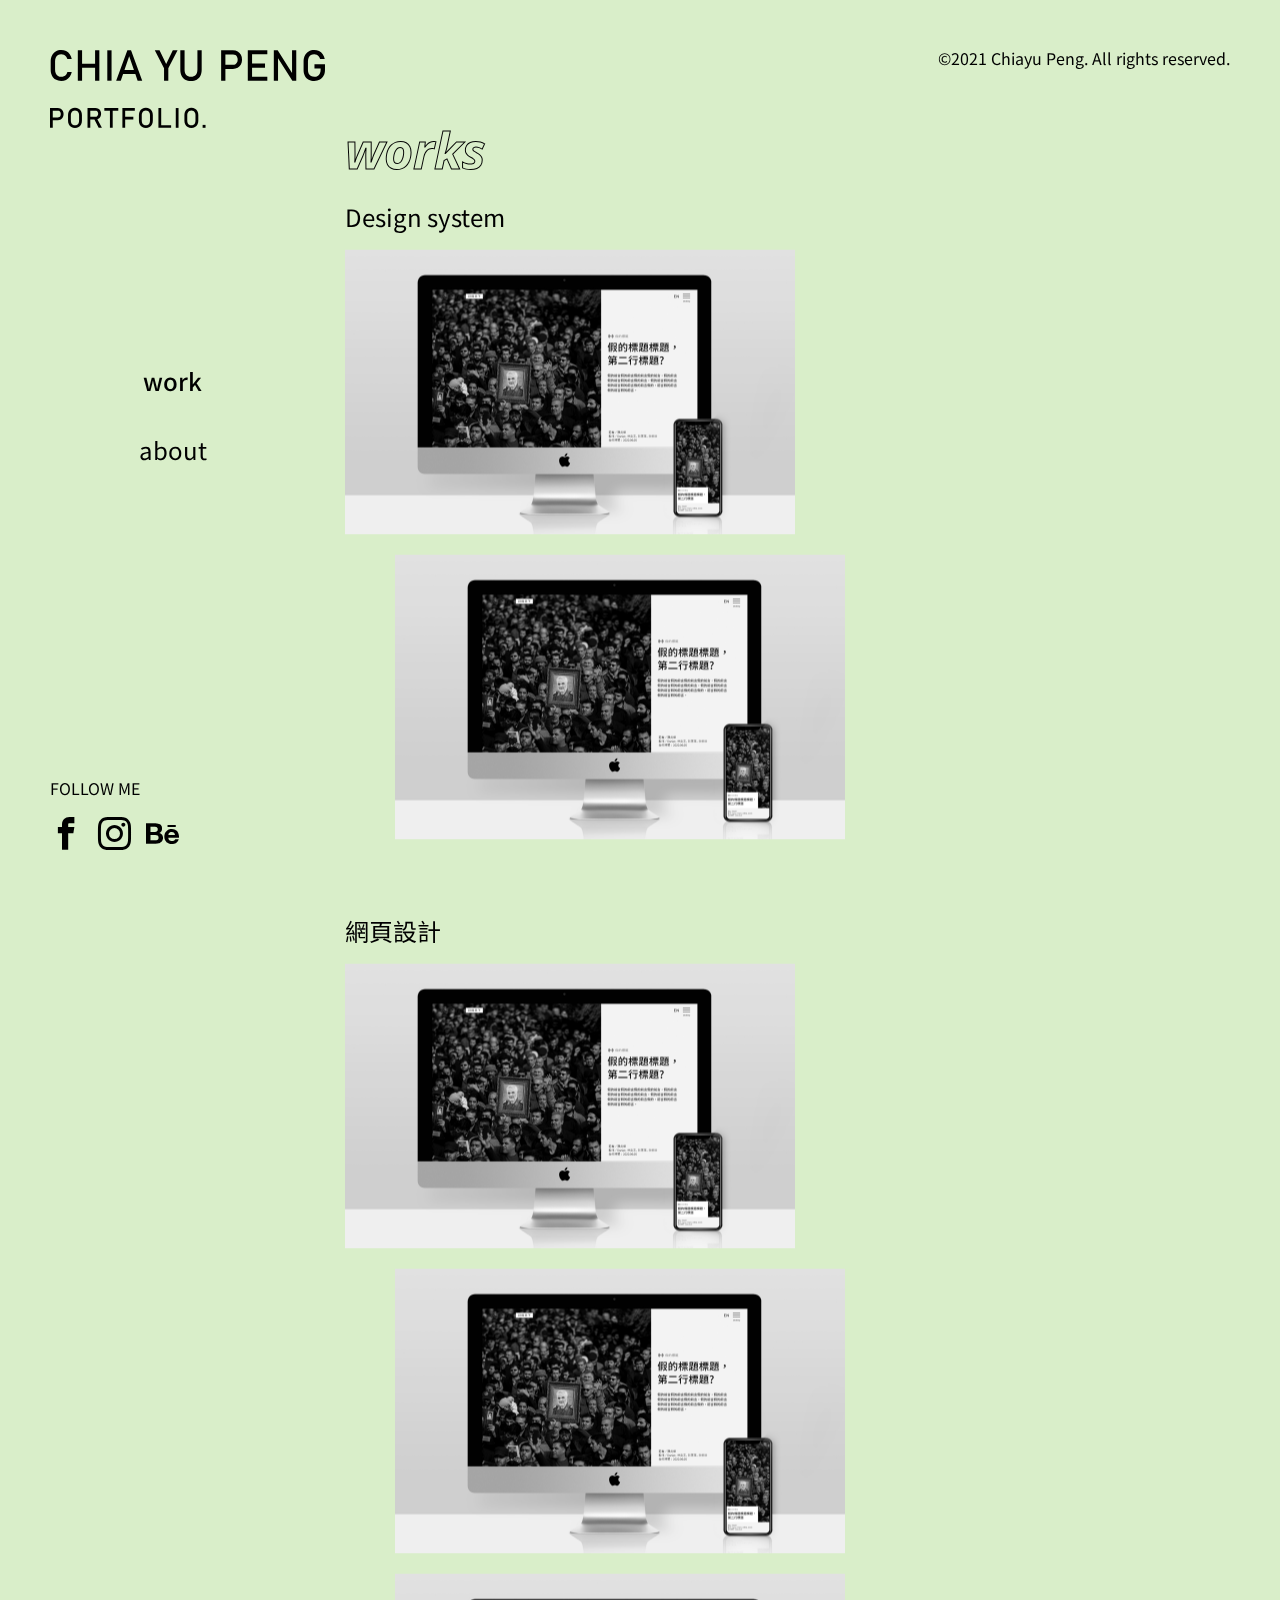
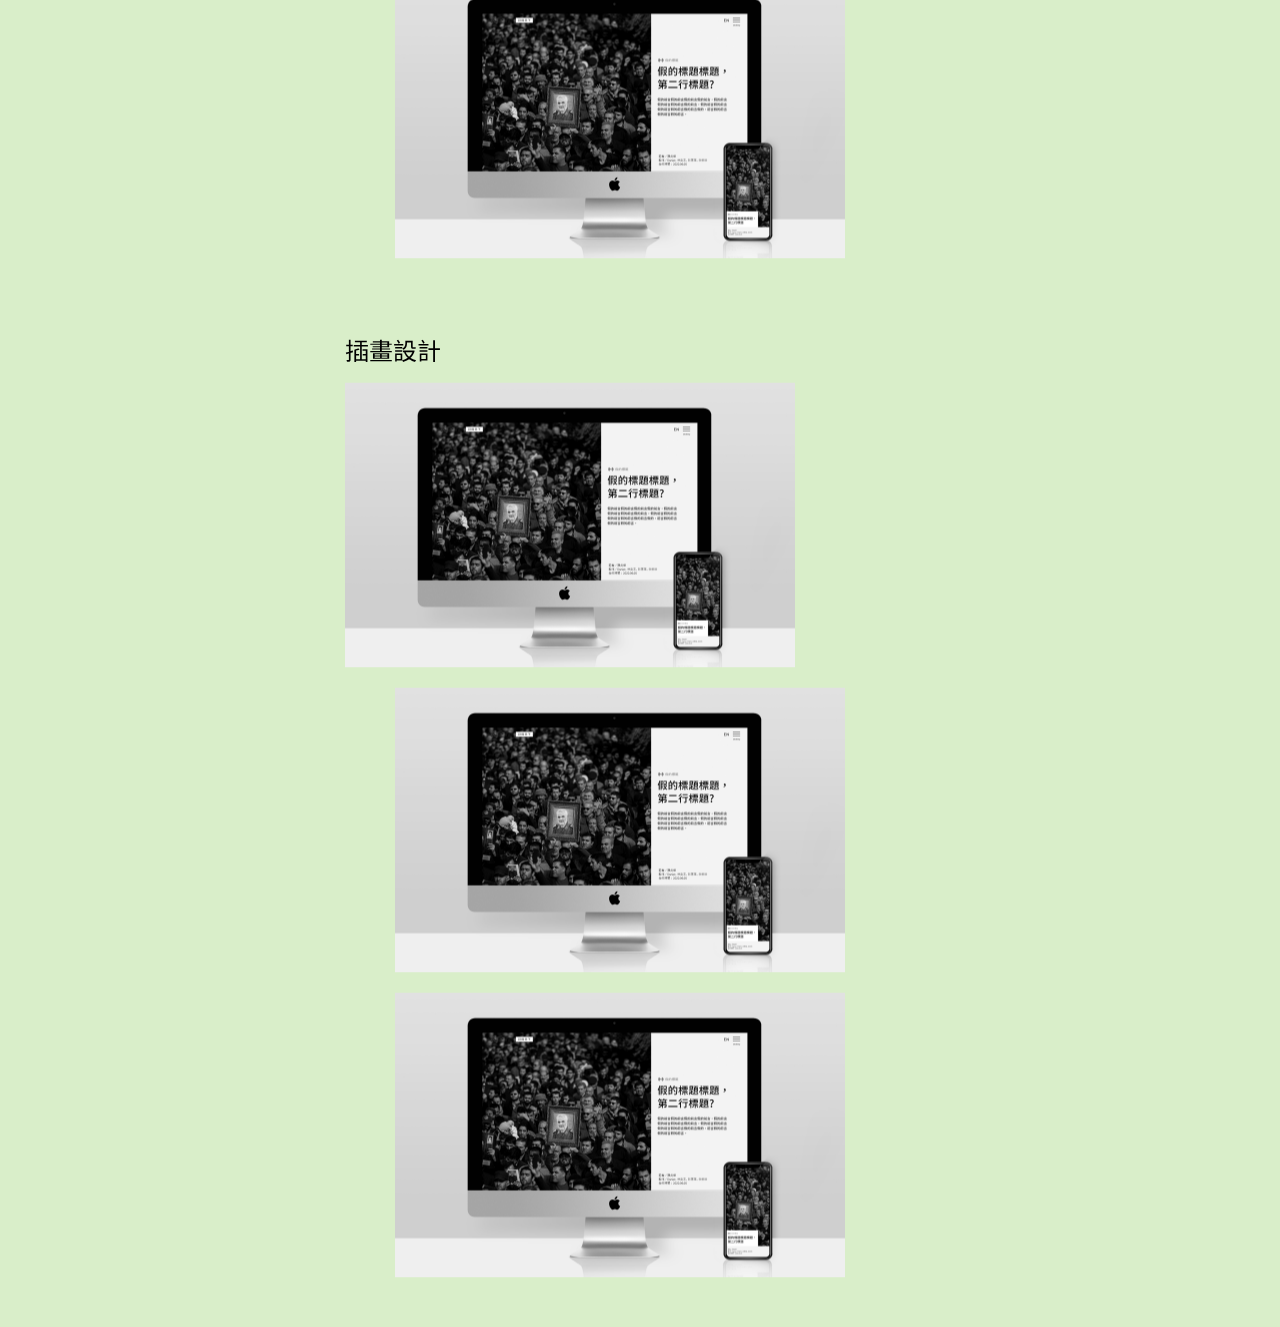
<file: index.html>
<!DOCTYPE html>
<html lang="zh-tw">

<head>
    <meta charset="UTF-8">
    <meta name="viewport" content="width=device-width, initial-scale=1.0">
    <meta http-equiv="X-UA-Compatible" content="ie=edge">
    <title>ChiaYu portfolio</title>
    <link rel="stylesheet" href="./assets/style/all.min.css">
    <!-- font css -->
    <link rel="preconnect" href="https://fonts.gstatic.com">
    <link
        href="https://fonts.googleapis.com/css2?family=Noto+Sans+TC:wght@300;400;500;700&family=Open+Sans:ital,wght@0,300;0,400;0,700;1,700&display=swap"
        rel="stylesheet">
</head>

<body>
    <div class="wrap d-flex">
        <nav class="">
            <div class="navBox title">
                <h1>
                    <a href="#">
                        <img class="logo" src="./assets/images/logo.svg" alt="logo">
                    </a>
                </h1>
            </div>
            <div class="navBox sideBox d-flex">
                <div class="button-toggle">
                    <span></span>
                    <span></span>
                    <span></span>
                </div>
                <p class="copyright">©2021 Chiayu Peng. All rights reserved.</p>
            </div>
            <div class="navBox menu-wrap d-flex">
                <ul class="nav-item dropdown">
                    <li><a class="work" href="index.html">work</a></li>
                    <li><a class="about" href="about.html">about</a></li>
                </ul>
                <div class="follow_wrap d-flex">
                    <p>FOLLOW ME</p>
                    <br>
                    <ul class="follow_group d-flex">
                        <li><a href="#" target="_blank"><i class="icon-facebook"></i></a></li>
                        <li><a href="#" target="_blank"><i class="icon-instagram"></i></a></li>
                        <li><a href="#" target="_blank"><i class="icon-behance"></i></a></li>
                    </ul>
                </div>
            </div>
        </nav>
        
<div class="main_page work_page">
  <h2>
    works
  </h2>

  <div class="list_wrap">
    <div class="list">
      <p class="item_name">Design system</p>
      <ul class="item_wrap d-flex">
        <li class="item">
          <a href="#" target="_blank">
            <img src="./assets/images/project1.png" alt="作品一">
            <p class="figcaption">專案名稱</p>
          </a>
        </li>
        <li class="item">
          <a href="#" target="_blank">
            <img src="./assets/images/project1.png" alt="作品一">
            <p class="figcaption">專案名稱</p>
          </a>
        </li>
      </ul>
    </div>
    <div class="list">
      <p class="item_name">網頁設計</p>
      <ul class="item_wrap d-flex">
        <li class="item">
          <a href="#" target="_blank">
            <img src="./assets/images/project1.png" alt="作品一">
            <p class="figcaption">專案名稱</p>
          </a>
        </li>
        <li class="item">
          <a href="#" target="_blank">
            <img src="./assets/images/project1.png" alt="作品一">
            <p class="figcaption">專案名稱</p>
          </a>
        </li>
        <li class="item">
          <a href="#" target="_blank">
            <img src="./assets/images/project1.png" alt="作品一">
            <p class="figcaption">專案名稱</p>
          </a>
        </li>
      </ul>
    </div>
    <div class="list">
      <p class="item_name">插畫設計</p>
      <ul class="item_wrap d-flex">
        <li class="item">
          <a href="#" target="_blank">
            <img src="./assets/images/project1.png" alt="作品一">
            <p class="figcaption">專案名稱</p>
          </a>
        </li>
        <li class="item">
          <a href="#" target="_blank">
            <img src="./assets/images/project1.png" alt="作品一">
            <p class="figcaption">專案名稱</p>
          </a>
        </li>
        <li class="item">
          <a href="#" target="_blank">
            <img src="./assets/images/project1.png" alt="作品一">
            <p class="figcaption">專案名稱</p>
          </a>
        </li>
      </ul>
    </div>
  </div>
</div>

    </div>
    <script src="./assets/js/vendors.js"></script>
    <script src="./assets/js/all.js"></script>
</body>

</html>
</file>
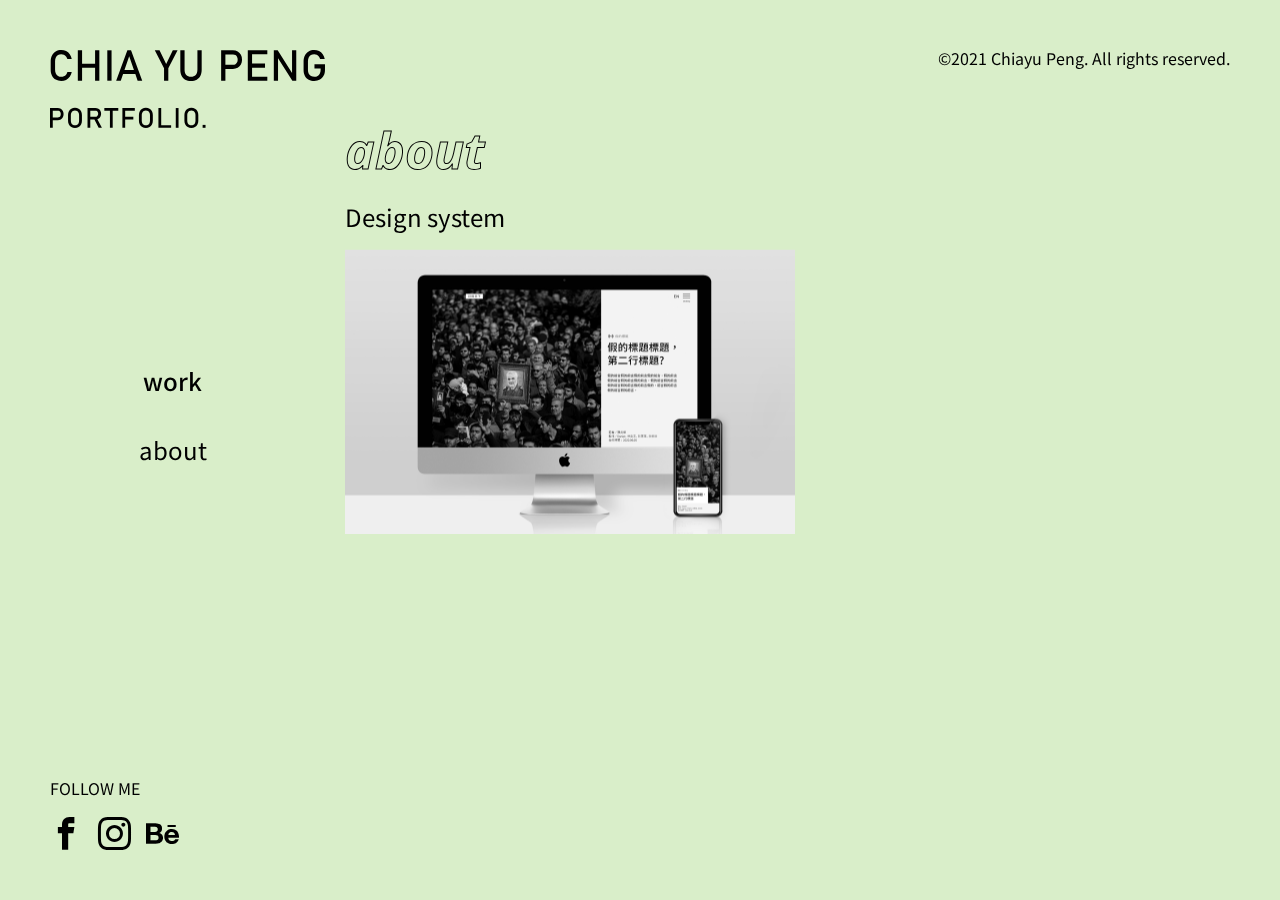
<file: about.html>
<!DOCTYPE html>
<html lang="zh-tw">

<head>
    <meta charset="UTF-8">
    <meta name="viewport" content="width=device-width, initial-scale=1.0">
    <meta http-equiv="X-UA-Compatible" content="ie=edge">
    <title>ChiaYu portfolio</title>
    <link rel="stylesheet" href="./assets/style/all.min.css">
    <!-- font css -->
    <link rel="preconnect" href="https://fonts.gstatic.com">
    <link
        href="https://fonts.googleapis.com/css2?family=Noto+Sans+TC:wght@300;400;500;700&family=Open+Sans:ital,wght@0,300;0,400;0,700;1,700&display=swap"
        rel="stylesheet">
</head>

<body>
    <div class="wrap d-flex">
        <nav class="">
            <div class="navBox title">
                <h1>
                    <a href="#">
                        <img class="logo" src="./assets/images/logo.svg" alt="logo">
                    </a>
                </h1>
            </div>
            <div class="navBox sideBox d-flex">
                <div class="button-toggle">
                    <span></span>
                    <span></span>
                    <span></span>
                </div>
                <p class="copyright">©2021 Chiayu Peng. All rights reserved.</p>
            </div>
            <div class="navBox menu-wrap d-flex">
                <ul class="nav-item dropdown">
                    <li><a class="work" href="index.html">work</a></li>
                    <li><a class="about" href="about.html">about</a></li>
                </ul>
                <div class="follow_wrap d-flex">
                    <p>FOLLOW ME</p>
                    <br>
                    <ul class="follow_group d-flex">
                        <li><a href="#" target="_blank"><i class="icon-facebook"></i></a></li>
                        <li><a href="#" target="_blank"><i class="icon-instagram"></i></a></li>
                        <li><a href="#" target="_blank"><i class="icon-behance"></i></a></li>
                    </ul>
                </div>
            </div>
        </nav>
        
<div class="main_page work_page">
  <h2>
    about
  </h2>

  <div class="list_wrap">
    <div class="list">
      <p class="item_name">Design system</p>
      <ul class="item_wrap d-flex">
        <li class="item">
          <a href="#" target="_blank">
            <img src="./assets/images/project1.png" alt="作品一">
          </a>
        </li>
        <li class="item">
          <a href="#" target="_blank">
            <div class="img"></div>
          </a>
        </li>
      </ul>
    </div>
  </div>

</div>

    </div>
    <script src="./assets/js/vendors.js"></script>
    <script src="./assets/js/all.js"></script>
</body>

</html>
</file>
<file: assets/style/all.min.css>
html,body,div,span,applet,object,iframe,h1,h2,h3,h4,h5,h6,p,blockquote,pre,a,abbr,acronym,address,big,cite,code,del,dfn,em,img,ins,kbd,q,s,samp,small,strike,strong,sub,sup,tt,var,b,u,i,center,dl,dt,dd,ol,ul,li,fieldset,form,label,legend,table,caption,tbody,tfoot,thead,tr,th,td,article,aside,canvas,details,embed,figure,figcaption,footer,header,hgroup,menu,nav,output,ruby,section,summary,time,mark,audio,video{margin:0;padding:0;border:0;font-size:100%;font:inherit;vertical-align:baseline}article,aside,details,figcaption,figure,footer,header,hgroup,menu,nav,section{display:block}body{line-height:1}ol,ul{list-style:none}blockquote,q{quotes:none}blockquote:before,blockquote:after,q:before,q:after{content:'';content:none}table{border-collapse:collapse;border-spacing:0}@font-face{font-family:'icomoon';src:url("../fonts/icomoon.eot?g8nt6v");src:url("../fonts/icomoon.eot?g8nt6v#iefix") format("embedded-opentype"),url("../fonts/icomoon.ttf?g8nt6v") format("truetype"),url("../fonts/icomoon.woff?g8nt6v") format("woff"),url("../fonts/icomoon.svg?g8nt6v#icomoon") format("svg");font-weight:normal;font-style:normal;font-display:block}[class^="icon-"],[class*=" icon-"]{font-family:'icomoon' !important;speak:never;font-style:normal;font-weight:normal;font-variant:normal;text-transform:none;line-height:1;-webkit-font-smoothing:antialiased;-moz-osx-font-smoothing:grayscale}.icon-facebook:before{content:"\ea90"}.icon-instagram:before{content:"\ea92"}.icon-behance:before{content:"\eaa8"}*{-webkit-box-sizing:border-box;box-sizing:border-box}html,body{font-size:16px;font-family:'Noto Sans TC', 'Open Sans', sans-serif;background-color:#D9EEC9;font-size:16px;-webkit-transition:all .5s;transition:all .5s;position:relative}a{display:block;text-decoration:none;color:#000}img{display:block}.d-flex{display:-webkit-box;display:-ms-flexbox;display:flex;-webkit-box-orient:horizontal;-webkit-box-direction:normal;-ms-flex-direction:row;flex-direction:row;-ms-flex-wrap:wrap;flex-wrap:wrap;-ms-flex-direction:space-between;flex-direction:space-between}.main_page{position:relative;margin-top:125px;margin-left:345px;z-index:1}@media (max-width: 767px){.main_page{margin-left:0}}@media (max-width: 568px){.main_page{padding:0 20px}}h2{font-family:'Open Sans', 'Noto Sans TC', sans-serif;font-weight:700;font-style:italic;font-size:50px;color:transparent;-webkit-text-stroke:1px #000}@media (max-width: 568px){h2{font-size:32px;text-align:center}}body{-webkit-transition:all .3s;transition:all .3s}nav{width:100%;height:100vh;position:fixed;-webkit-box-orient:horizontal;-webkit-box-direction:normal;-ms-flex-direction:row;flex-direction:row;-ms-flex-wrap:wrap;flex-wrap:wrap;-webkit-box-pack:justify;-ms-flex-pack:justify;justify-content:space-between;padding:50px}@media (max-width: 767px){nav{padding:30px 20px}}.navBox{position:relative}.navBox h1{position:absolute;width:275px;height:80px;top:0;left:0}@media (max-width: 767px){.navBox h1 .logo{width:calc(275px / 2)}}.navBox.sideBox{position:absolute;right:50px}@media (max-width: 767px){.navBox.sideBox{top:30px;right:20px}}.navBox.sideBox.d-flex{-webkit-box-orient:vertical;-webkit-box-direction:normal;-ms-flex-direction:column;flex-direction:column}@media (max-width: 767px){.navBox.sideBox.d-flex{height:calc(100% - 60px);-webkit-box-pack:justify;-ms-flex-pack:justify;justify-content:space-between;-webkit-box-align:end;-ms-flex-align:end;align-items:flex-end}}@media (max-width: 1023px){.navBox.sideBox .copyright{display:table;-webkit-writing-mode:vertical-lr;-ms-writing-mode:tb-lr;writing-mode:vertical-lr;text-orientation:mixed}}.navBox.menu-wrap{height:100%;text-align:center;-webkit-box-align:end;-ms-flex-align:end;align-items:flex-end;-ms-flex-item-align:end;align-self:flex-end;position:relative}.navBox.menu-wrap .nav-item{width:245px;font-size:1.5rem}@media (max-width: 767px){.navBox.menu-wrap .nav-item{position:absolute;left:0;top:0;width:100%;height:0px;-webkit-transition:all 0.8s;transition:all 0.8s;overflow:hidden;z-index:120;background-color:#fff}}.navBox.menu-wrap .nav-item.active{height:100%;padding:50% 0;display:-webkit-box;display:-ms-flexbox;display:flex;-webkit-box-orient:vertical;-webkit-box-direction:normal;-ms-flex-direction:column;flex-direction:column;-webkit-box-pack:center;-ms-flex-pack:center;justify-content:center}.navBox.menu-wrap .nav-item a{padding:15px 0;margin:15px 0}.navBox.menu-wrap .nav-item a:hover{font-weight:500}.navBox.menu-wrap .nav-item a.act{font-weight:500}.navBox.menu-wrap .follow_wrap{width:100%;-webkit-box-orient:vertical;-webkit-box-direction:normal;-ms-flex-direction:column;flex-direction:column}.navBox.menu-wrap .follow_wrap p{text-align:left}.navBox.menu-wrap .follow_group{font-size:33px}.navBox.menu-wrap .follow_group li+li{margin-left:15px}.navBox.menu-wrap .follow_group li i{vertical-align:middle}.button-toggle{display:none}@media (max-width: 767px){.button-toggle{position:relative;display:block;width:40px;z-index:10000}}.button-toggle span{width:100%;height:2px;background-color:#000;display:block}.button-toggle span+span{margin-top:calc((30px - 6px) / 2)}.list_wrap{margin:30px 0;margin-right:50px}@media (max-width: 568px){.list_wrap{margin-right:0;margin-top:10px}}.list{margin-bottom:30px}.list+.list{margin-top:60px}.list .item_wrap .item{margin-bottom:20px}@media (max-width: 568px){.list .item_wrap .item{margin-bottom:0}}.list .item_wrap .item a{position:relative;overflow:hidden;-webkit-transition:all .5s;transition:all .5s;top:50%;left:0;-webkit-transform:translateY(-50%);transform:translateY(-50%);width:100%;max-height:100%;text-align:left;font-size:1rem;filter:grayscale(100%);-webkit-filter:grayscale(100%)}.list .item_wrap .item a:hover{-webkit-filter:none;filter:none}.list .item_wrap .item a:hover p{opacity:1}.list .item_wrap .item a img{position:relative;display:block;max-width:450px;width:100%;height:auto}.list .item_wrap .item a p{position:absolute;top:50%;left:50%;z-index:3;color:#fff;-webkit-transform:translate(-50%, -50%);transform:translate(-50%, -50%);opacity:0}.list .item_wrap .item+.item{margin-left:50px}@media (max-width: 568px){.list .item_wrap .item+.item{margin-top:20px;margin-left:0}}.list .item_name{font-size:24px;margin-bottom:20px}@media (max-width: 568px){.list .item_name{font-size:18px;text-align:center}}
</file>
